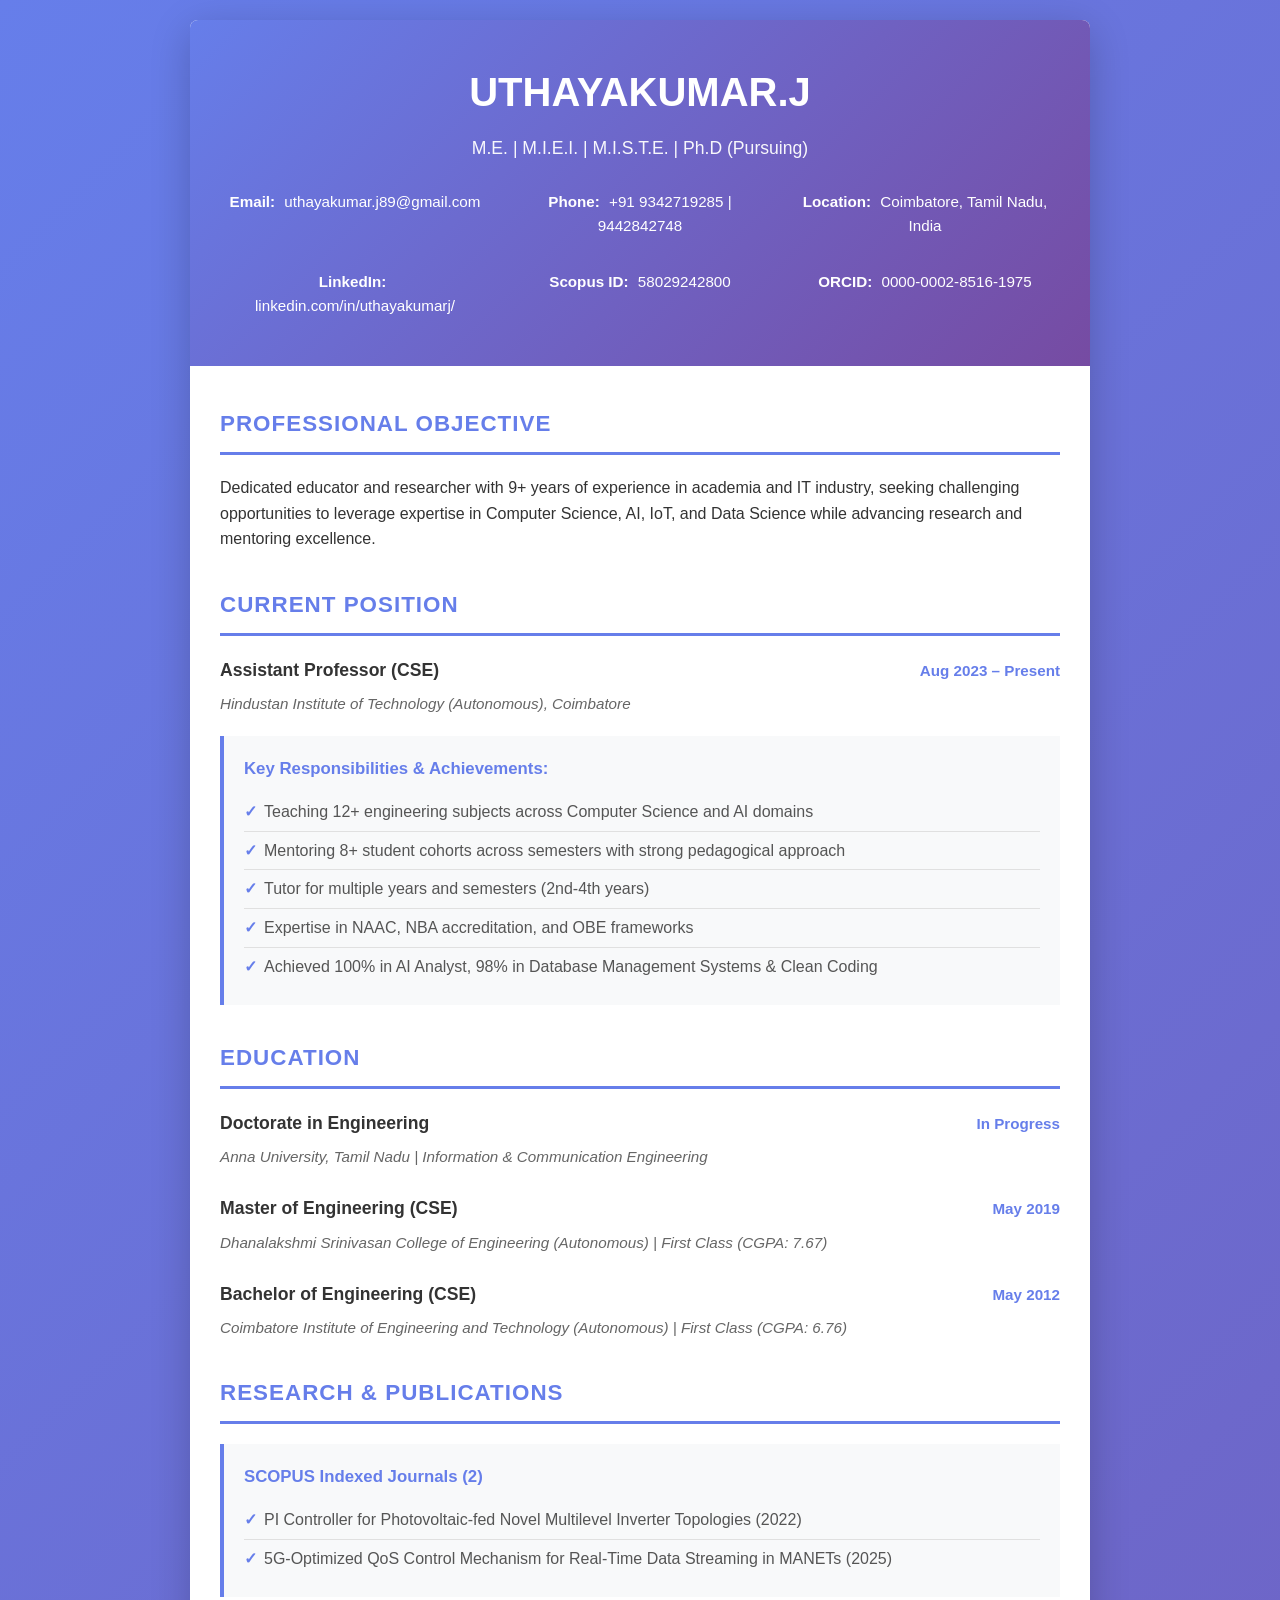
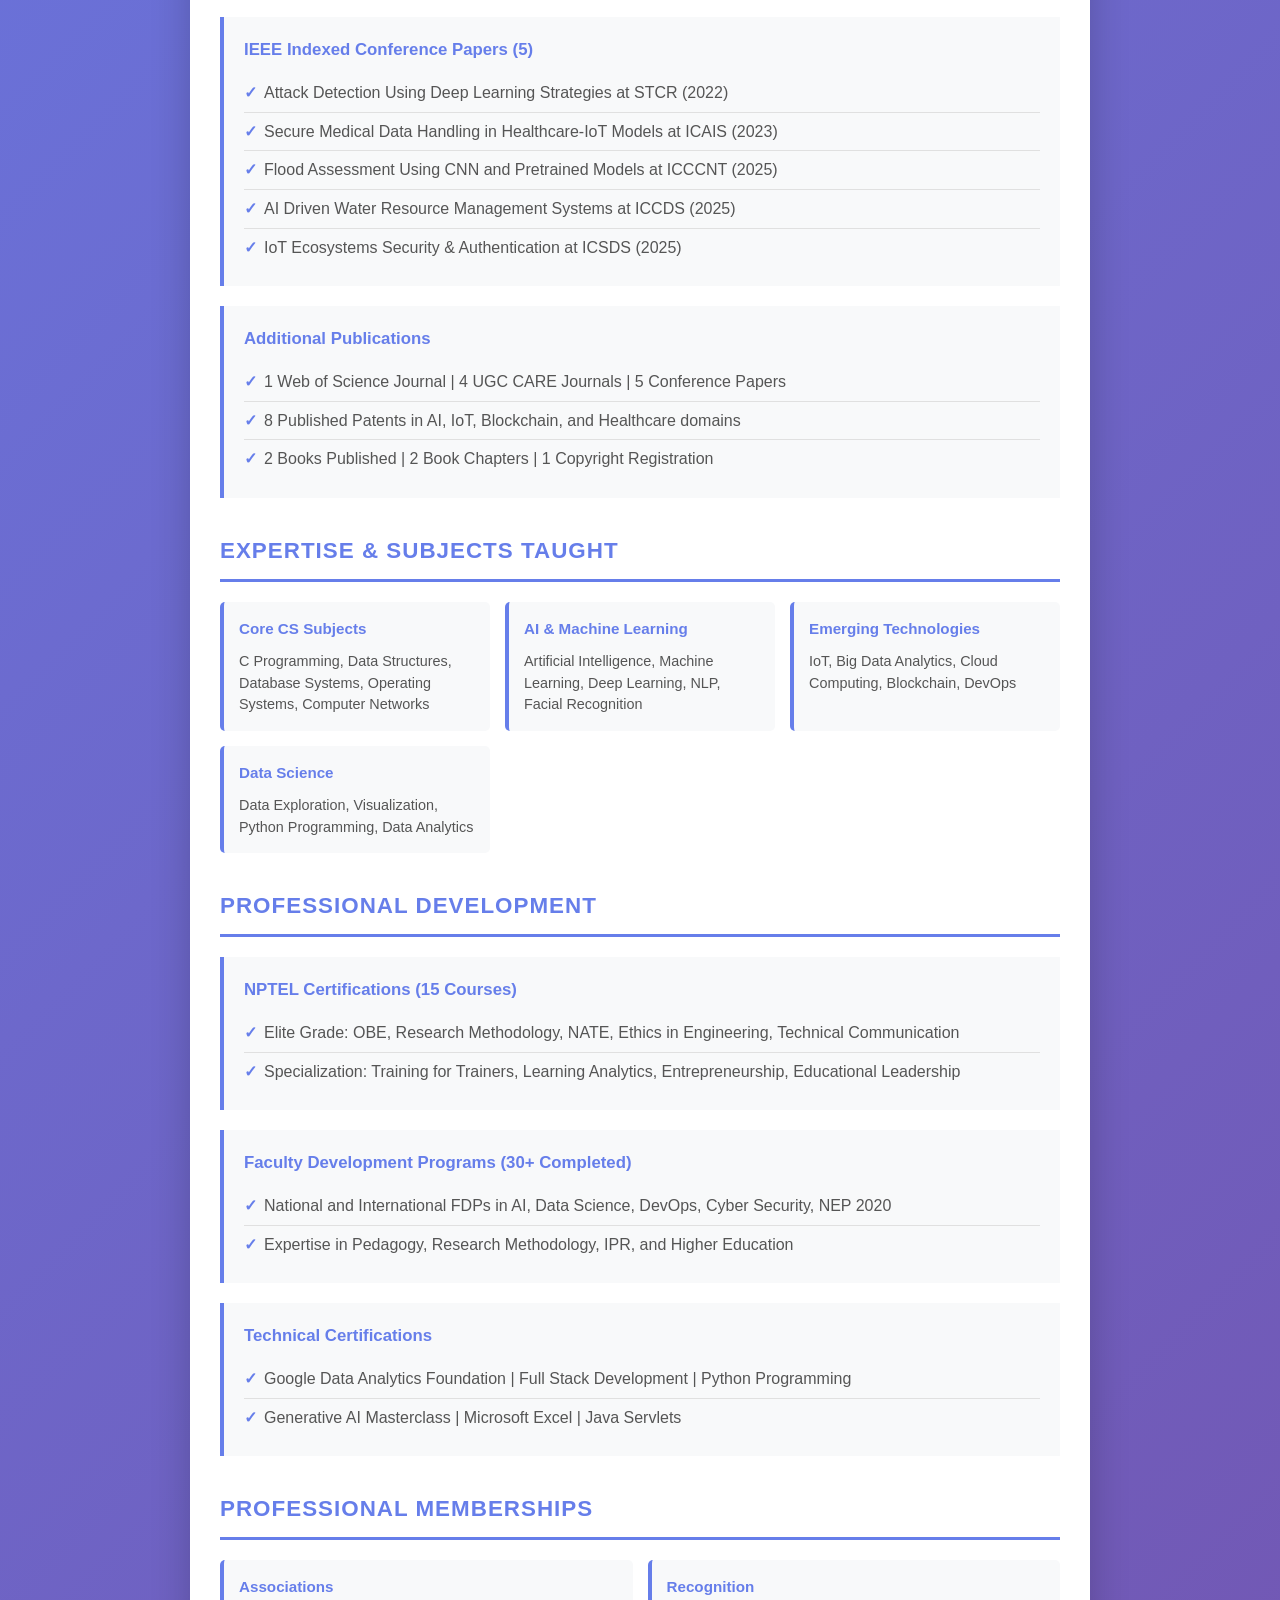
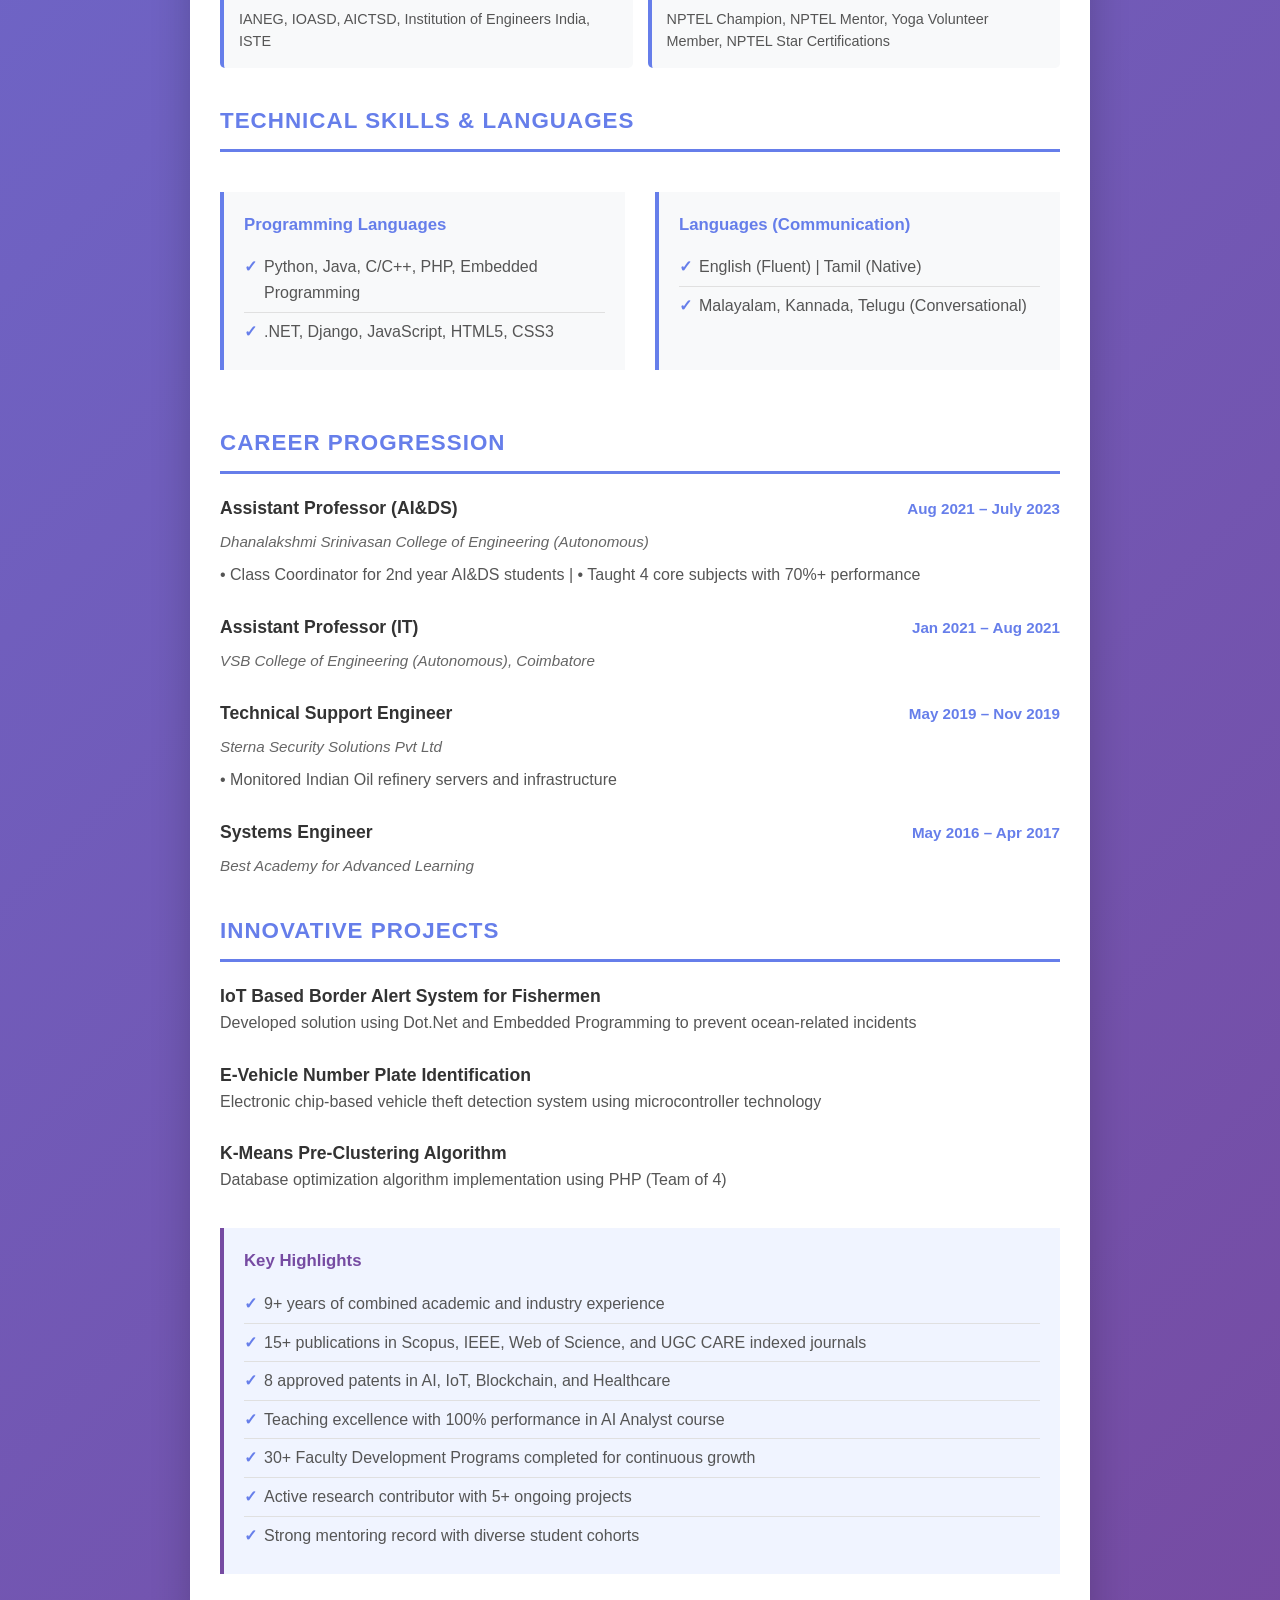
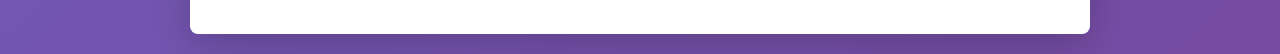
<file: index.html>
<!DOCTYPE html>
<html lang="en">
<head>
    <meta charset="UTF-8">
    <meta name="viewport" content="width=device-width, initial-scale=1.0">
    <title>UTHAYAKUMAR.J - Professional Resume</title>
    <style>
        * {
            margin: 0;
            padding: 0;
            box-sizing: border-box;
        }

        body {
            font-family: 'Segoe UI', Tahoma, Geneva, Verdana, sans-serif;
            line-height: 1.6;
            color: #333;
            background: linear-gradient(135deg, #667eea 0%, #764ba2 100%);
            padding: 20px;
        }

        .container {
            max-width: 900px;
            margin: 0 auto;
            background: white;
            box-shadow: 0 10px 40px rgba(0,0,0,0.2);
            border-radius: 8px;
            overflow: hidden;
        }

        .header {
            background: linear-gradient(135deg, #667eea 0%, #764ba2 100%);
            color: white;
            padding: 40px 30px;
            text-align: center;
        }

        .header h1 {
            font-size: 2.5em;
            font-weight: 700;
            margin-bottom: 10px;
        }

        .header p {
            font-size: 1.1em;
            font-weight: 500;
            margin-bottom: 20px;
            opacity: 0.95;
        }

        .contact-info {
            display: grid;
            grid-template-columns: repeat(auto-fit, minmax(250px, 1fr));
            gap: 15px;
            font-size: 0.95em;
        }

        .contact-item {
            padding: 8px;
        }

        .contact-item strong {
            margin-right: 5px;
        }

        .content {
            padding: 40px 30px;
        }

        .section {
            margin-bottom: 35px;
        }

        .section-title {
            font-size: 1.4em;
            font-weight: 700;
            color: #667eea;
            border-bottom: 3px solid #667eea;
            padding-bottom: 10px;
            margin-bottom: 20px;
            text-transform: uppercase;
            letter-spacing: 1px;
        }

        .entry {
            margin-bottom: 25px;
        }

        .entry-header {
            display: flex;
            justify-content: space-between;
            align-items: baseline;
            margin-bottom: 8px;
            flex-wrap: wrap;
        }

        .entry-title {
            font-weight: 700;
            font-size: 1.1em;
            color: #333;
        }

        .entry-meta {
            color: #667eea;
            font-weight: 600;
            font-size: 0.95em;
        }

        .entry-subtitle {
            color: #666;
            font-style: italic;
            margin-bottom: 8px;
            font-size: 0.95em;
        }

        .entry-description {
            color: #555;
            margin-bottom: 8px;
        }

        .highlights {
            margin-top: 10px;
        }

        .highlights li {
            margin-left: 20px;
            color: #555;
            margin-bottom: 6px;
        }

        .two-column {
            display: grid;
            grid-template-columns: 1fr 1fr;
            gap: 30px;
            margin-bottom: 20px;
        }

        .achievements {
            background: #f8f9fa;
            padding: 20px;
            border-left: 4px solid #667eea;
            margin: 20px 0;
        }

        .achievements h3 {
            color: #667eea;
            margin-bottom: 10px;
            font-size: 1.05em;
        }

        .achievements ul {
            list-style: none;
            padding-left: 0;
        }

        .achievements li {
            padding: 6px 0;
            color: #555;
            border-bottom: 1px solid #e0e0e0;
            position: relative;
            padding-left: 20px;
        }

        .achievements li:before {
            content: "✓";
            position: absolute;
            left: 0;
            color: #667eea;
            font-weight: bold;
        }

        .achievements li:last-child {
            border-bottom: none;
        }

        .skill-grid {
            display: grid;
            grid-template-columns: repeat(auto-fit, minmax(200px, 1fr));
            gap: 15px;
        }

        .skill-category {
            background: #f8f9fa;
            padding: 15px;
            border-radius: 5px;
            border-left: 4px solid #667eea;
        }

        .skill-category h4 {
            color: #667eea;
            margin-bottom: 10px;
            font-size: 0.95em;
        }

        .skill-category p {
            color: #555;
            font-size: 0.9em;
            line-height: 1.5;
        }

        @media print {
            body {
                background: white;
                padding: 0;
            }
            .container {
                box-shadow: none;
                max-width: 100%;
            }
        }

        @media (max-width: 768px) {
            .two-column {
                grid-template-columns: 1fr;
            }
            .entry-header {
                flex-direction: column;
            }
            .header h1 {
                font-size: 1.8em;
            }
            .contact-info {
                grid-template-columns: 1fr;
            }
        }
    </style>
</head>
<body>
    <div class="container">
        <!-- Header -->
        <div class="header">
            <h1>UTHAYAKUMAR.J</h1>
            <p>M.E. | M.I.E.I. | M.I.S.T.E. | Ph.D (Pursuing)</p>
            <div class="contact-info">
                <div class="contact-item">
                    <strong>Email:</strong> uthayakumar.j89@gmail.com
                </div>
                <div class="contact-item">
                    <strong>Phone:</strong> +91 9342719285 | 9442842748
                </div>
                <div class="contact-item">
                    <strong>Location:</strong> Coimbatore, Tamil Nadu, India
                </div>
                <div class="contact-item">
                    <strong>LinkedIn:</strong> linkedin.com/in/uthayakumarj/
                </div>
                <div class="contact-item">
                    <strong>Scopus ID:</strong> 58029242800
                </div>
                <div class="contact-item">
                    <strong>ORCID:</strong> 0000-0002-8516-1975
                </div>
            </div>
        </div>

        <!-- Content -->
        <div class="content">
            <!-- Career Objectives -->
            <div class="section">
                <div class="section-title">Professional Objective</div>
                <p>Dedicated educator and researcher with 9+ years of experience in academia and IT industry, seeking challenging opportunities to leverage expertise in Computer Science, AI, IoT, and Data Science while advancing research and mentoring excellence.</p>
            </div>

            <!-- Current Position -->
            <div class="section">
                <div class="section-title">Current Position</div>
                <div class="entry">
                    <div class="entry-header">
                        <div class="entry-title">Assistant Professor (CSE)</div>
                        <div class="entry-meta">Aug 2023 – Present</div>
                    </div>
                    <div class="entry-subtitle">Hindustan Institute of Technology (Autonomous), Coimbatore</div>
                    <div class="achievements">
                        <h3>Key Responsibilities & Achievements:</h3>
                        <ul>
                            <li>Teaching 12+ engineering subjects across Computer Science and AI domains</li>
                            <li>Mentoring 8+ student cohorts across semesters with strong pedagogical approach</li>
                            <li>Tutor for multiple years and semesters (2nd-4th years)</li>
                            <li>Expertise in NAAC, NBA accreditation, and OBE frameworks</li>
                            <li>Achieved 100% in AI Analyst, 98% in Database Management Systems & Clean Coding</li>
                        </ul>
                    </div>
                </div>
            </div>

            <!-- Education -->
            <div class="section">
                <div class="section-title">Education</div>
                
                <div class="entry">
                    <div class="entry-header">
                        <div class="entry-title">Doctorate in Engineering</div>
                        <div class="entry-meta">In Progress</div>
                    </div>
                    <div class="entry-subtitle">Anna University, Tamil Nadu | Information & Communication Engineering</div>
                </div>

                <div class="entry">
                    <div class="entry-header">
                        <div class="entry-title">Master of Engineering (CSE)</div>
                        <div class="entry-meta">May 2019</div>
                    </div>
                    <div class="entry-subtitle">Dhanalakshmi Srinivasan College of Engineering (Autonomous) | First Class (CGPA: 7.67)</div>
                </div>

                <div class="entry">
                    <div class="entry-header">
                        <div class="entry-title">Bachelor of Engineering (CSE)</div>
                        <div class="entry-meta">May 2012</div>
                    </div>
                    <div class="entry-subtitle">Coimbatore Institute of Engineering and Technology (Autonomous) | First Class (CGPA: 6.76)</div>
                </div>
            </div>

            <!-- Research & Publications -->
            <div class="section">
                <div class="section-title">Research & Publications</div>
                
                <div class="achievements">
                    <h3>SCOPUS Indexed Journals (2)</h3>
                    <ul>
                        <li>PI Controller for Photovoltaic-fed Novel Multilevel Inverter Topologies (2022)</li>
                        <li>5G-Optimized QoS Control Mechanism for Real-Time Data Streaming in MANETs (2025)</li>
                    </ul>
                </div>

                <div class="achievements">
                    <h3>IEEE Indexed Conference Papers (5)</h3>
                    <ul>
                        <li>Attack Detection Using Deep Learning Strategies at STCR (2022)</li>
                        <li>Secure Medical Data Handling in Healthcare-IoT Models at ICAIS (2023)</li>
                        <li>Flood Assessment Using CNN and Pretrained Models at ICCCNT (2025)</li>
                        <li>AI Driven Water Resource Management Systems at ICCDS (2025)</li>
                        <li>IoT Ecosystems Security & Authentication at ICSDS (2025)</li>
                    </ul>
                </div>

                <div class="achievements">
                    <h3>Additional Publications</h3>
                    <ul>
                        <li>1 Web of Science Journal | 4 UGC CARE Journals | 5 Conference Papers</li>
                        <li>8 Published Patents in AI, IoT, Blockchain, and Healthcare domains</li>
                        <li>2 Books Published | 2 Book Chapters | 1 Copyright Registration</li>
                    </ul>
                </div>
            </div>

            <!-- Subjects Taught -->
            <div class="section">
                <div class="section-title">Expertise & Subjects Taught</div>
                <div class="skill-grid">
                    <div class="skill-category">
                        <h4>Core CS Subjects</h4>
                        <p>C Programming, Data Structures, Database Systems, Operating Systems, Computer Networks</p>
                    </div>
                    <div class="skill-category">
                        <h4>AI & Machine Learning</h4>
                        <p>Artificial Intelligence, Machine Learning, Deep Learning, NLP, Facial Recognition</p>
                    </div>
                    <div class="skill-category">
                        <h4>Emerging Technologies</h4>
                        <p>IoT, Big Data Analytics, Cloud Computing, Blockchain, DevOps</p>
                    </div>
                    <div class="skill-category">
                        <h4>Data Science</h4>
                        <p>Data Exploration, Visualization, Python Programming, Data Analytics</p>
                    </div>
                </div>
            </div>

            <!-- Professional Certifications -->
            <div class="section">
                <div class="section-title">Professional Development</div>
                
                <div class="achievements">
                    <h3>NPTEL Certifications (15 Courses)</h3>
                    <ul>
                        <li>Elite Grade: OBE, Research Methodology, NATE, Ethics in Engineering, Technical Communication</li>
                        <li>Specialization: Training for Trainers, Learning Analytics, Entrepreneurship, Educational Leadership</li>
                    </ul>
                </div>

                <div class="achievements">
                    <h3>Faculty Development Programs (30+ Completed)</h3>
                    <ul>
                        <li>National and International FDPs in AI, Data Science, DevOps, Cyber Security, NEP 2020</li>
                        <li>Expertise in Pedagogy, Research Methodology, IPR, and Higher Education</li>
                    </ul>
                </div>

                <div class="achievements">
                    <h3>Technical Certifications</h3>
                    <ul>
                        <li>Google Data Analytics Foundation | Full Stack Development | Python Programming</li>
                        <li>Generative AI Masterclass | Microsoft Excel | Java Servlets</li>
                    </ul>
                </div>
            </div>

            <!-- Professional Memberships -->
            <div class="section">
                <div class="section-title">Professional Memberships</div>
                <div class="skill-grid">
                    <div class="skill-category">
                        <h4>Associations</h4>
                        <p>IANEG, IOASD, AICTSD, Institution of Engineers India, ISTE</p>
                    </div>
                    <div class="skill-category">
                        <h4>Recognition</h4>
                        <p>NPTEL Champion, NPTEL Mentor, Yoga Volunteer Member, NPTEL Star Certifications</p>
                    </div>
                </div>
            </div>

            <!-- Technical Skills -->
            <div class="section">
                <div class="section-title">Technical Skills & Languages</div>
                <div class="two-column">
                    <div class="achievements">
                        <h3>Programming Languages</h3>
                        <ul>
                            <li>Python, Java, C/C++, PHP, Embedded Programming</li>
                            <li>.NET, Django, JavaScript, HTML5, CSS3</li>
                        </ul>
                    </div>
                    <div class="achievements">
                        <h3>Languages (Communication)</h3>
                        <ul>
                            <li>English (Fluent) | Tamil (Native)</li>
                            <li>Malayalam, Kannada, Telugu (Conversational)</li>
                        </ul>
                    </div>
                </div>
            </div>

            <!-- Work Experience -->
            <div class="section">
                <div class="section-title">Career Progression</div>
                
                <div class="entry">
                    <div class="entry-header">
                        <div class="entry-title">Assistant Professor (AI&DS)</div>
                        <div class="entry-meta">Aug 2021 – July 2023</div>
                    </div>
                    <div class="entry-subtitle">Dhanalakshmi Srinivasan College of Engineering (Autonomous)</div>
                    <div class="entry-description">• Class Coordinator for 2nd year AI&DS students | • Taught 4 core subjects with 70%+ performance</div>
                </div>

                <div class="entry">
                    <div class="entry-header">
                        <div class="entry-title">Assistant Professor (IT)</div>
                        <div class="entry-meta">Jan 2021 – Aug 2021</div>
                    </div>
                    <div class="entry-subtitle">VSB College of Engineering (Autonomous), Coimbatore</div>
                </div>

                <div class="entry">
                    <div class="entry-header">
                        <div class="entry-title">Technical Support Engineer</div>
                        <div class="entry-meta">May 2019 – Nov 2019</div>
                    </div>
                    <div class="entry-subtitle">Sterna Security Solutions Pvt Ltd</div>
                    <div class="entry-description">• Monitored Indian Oil refinery servers and infrastructure</div>
                </div>

                <div class="entry">
                    <div class="entry-header">
                        <div class="entry-title">Systems Engineer</div>
                        <div class="entry-meta">May 2016 – Apr 2017</div>
                    </div>
                    <div class="entry-subtitle">Best Academy for Advanced Learning</div>
                </div>
            </div>

            <!-- Key Projects -->
            <div class="section">
                <div class="section-title">Innovative Projects</div>
                
                <div class="entry">
                    <div class="entry-title">IoT Based Border Alert System for Fishermen</div>
                    <div class="entry-description">Developed solution using Dot.Net and Embedded Programming to prevent ocean-related incidents</div>
                </div>

                <div class="entry">
                    <div class="entry-title">E-Vehicle Number Plate Identification</div>
                    <div class="entry-description">Electronic chip-based vehicle theft detection system using microcontroller technology</div>
                </div>

                <div class="entry">
                    <div class="entry-title">K-Means Pre-Clustering Algorithm</div>
                    <div class="entry-description">Database optimization algorithm implementation using PHP (Team of 4)</div>
                </div>
            </div>

            <!-- Achievements Highlight -->
            <div class="achievements" style="background: #f0f4ff; border-left: 4px solid #764ba2;">
                <h3 style="color: #764ba2;">Key Highlights</h3>
                <ul>
                    <li>9+ years of combined academic and industry experience</li>
                    <li>15+ publications in Scopus, IEEE, Web of Science, and UGC CARE indexed journals</li>
                    <li>8 approved patents in AI, IoT, Blockchain, and Healthcare</li>
                    <li>Teaching excellence with 100% performance in AI Analyst course</li>
                    <li>30+ Faculty Development Programs completed for continuous growth</li>
                    <li>Active research contributor with 5+ ongoing projects</li>
                    <li>Strong mentoring record with diverse student cohorts</li>
                </ul>
            </div>
        </div>
    </div>
</body>
</html>
</file>
